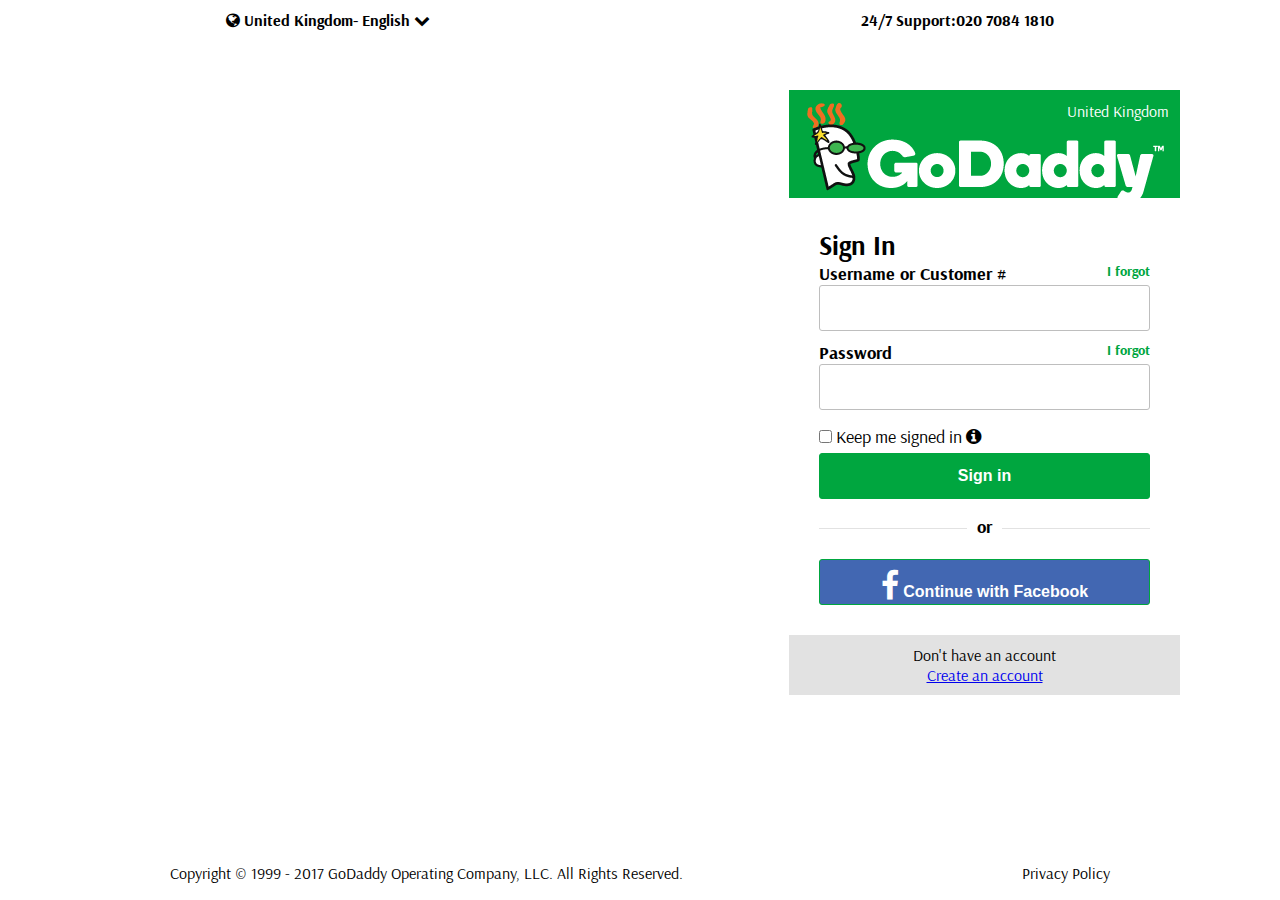
<file: GoDaddy/index.html>
<!DOCTYPE html>
<html>
	<head>
		<meta charset="utf-8">
		<meta name="viewport" content="width=device-width, initial-scale=1.0">
		<link rel="stylesheet" href="style.css" />
		<link href="https://maxcdn.bootstrapcdn.com/font-awesome/4.7.0/css/font-awesome.min.css" rel="stylesheet" integrity="sha384-wvfXpqpZZVQGK6TAh5PVlGOfQNHSoD2xbE+QkPxCAFlNEevoEH3Sl0sibVcOQVnN" crossorigin="anonymous">
		
	</head>
	<body>
		<header class="nav">
			<p><i class="fa fa-globe" aria-hidden="true"></i> United Kingdom- English <i class="fa fa-chevron-down" aria-hidden="true"></i></p>
			<p>24/7 Support:020 7084 1810</p>
		</header>
		
		<div class="body__container">
			<div class="signin__container">
				<div class="header__group">
					<img src="godaddy.png" />
					<p id="logoText">United Kingdom</p>
				</div>
				
				<div class="signin__body">
					<h2>Sign In</h2>
					<p id="username">Username or Customer #
					<span class="forgot">I forgot</span>
					</p>
					
					<input type="text" id="username" class="form-control"/> 
					
					<p id="password">Password <span class="forgot">I forgot</span></p>
					
					<input type="password" id="password" class="form-control"/>
					
					<br/> 
					
					<input type="checkbox"> Keep me signed in
					<i class="fa fa-info-circle" aria-hidden="true"></i> <br>
					
					<input type="button" value="Sign in" class="signin__button">
					
					<h3><span>or</span></h3>
					
					<button type="button" class="fb__button"><i class="fa fa-facebook fa-2x" aria-hidden="true"></i> Continue with Facebook</button>
				</div>
				<footer>
					<p>Don't have an account</p>
					<a href="#">Create an account</a>
				</footer>
			</div>
		</div>
		
		<div class="footer">
			<p>Copyright © 1999 - 2017 GoDaddy Operating Company, LLC. All Rights Reserved.</p>
			<a> Privacy Policy</a>
		</div>
	</body>
</html>
</file>
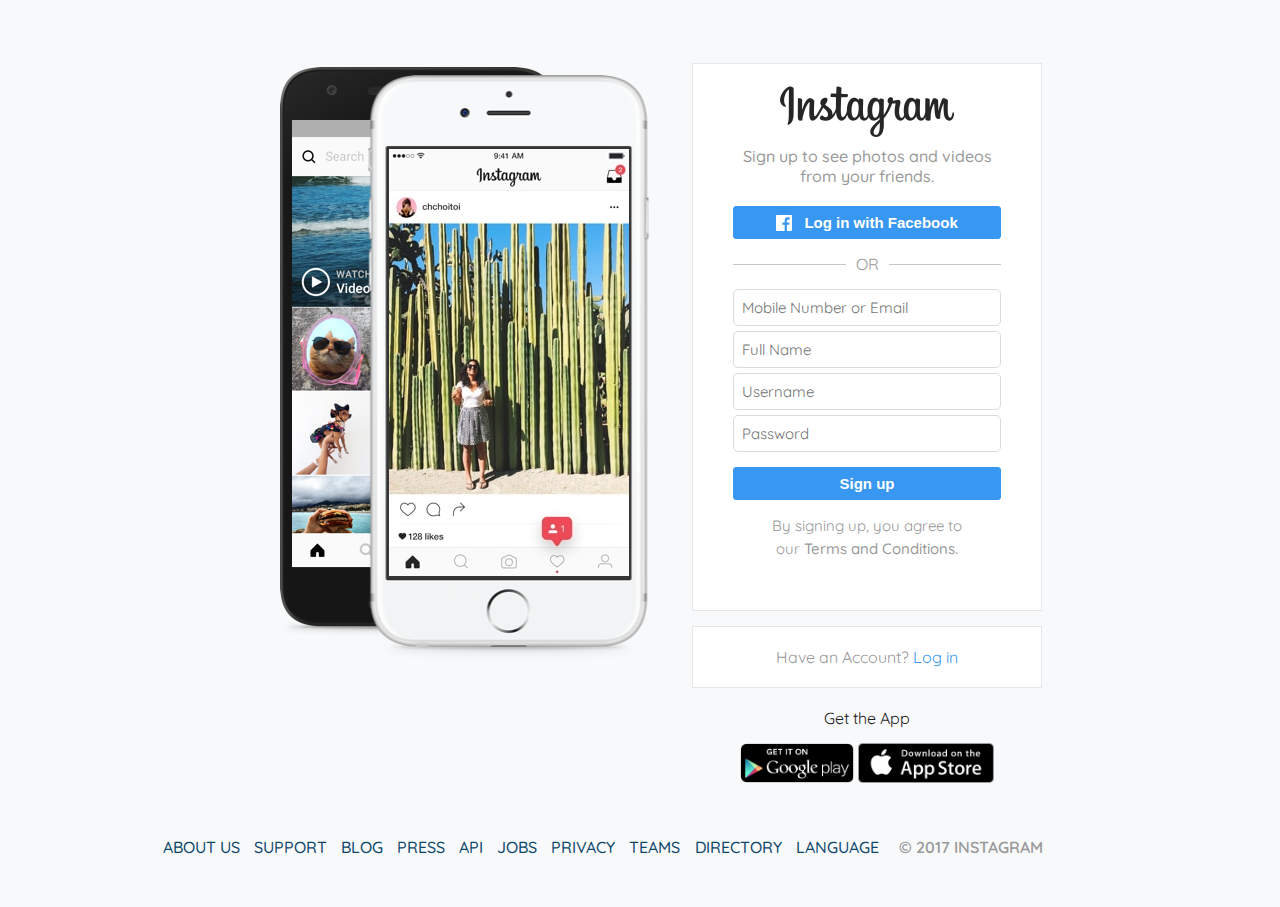
<file: Instagram/index.html>
<!DOCTYPE html>
<html>
	<head>
		<meta charset="utf-8">
		<meta name="viewport" content="width=device-width, initial-scale=1.0">
		<link rel="stylesheet" href="style.css" type="text/css" />
	</head>
	
	<body>
		<div class="container">
			<div class="group">
				<div class="base">
					<div class="photos">
						<img src="photos/1.jpg"/>
						<img src="photos/2.jpg"/>
						<img src="photos/3.jpg"/>
						<img src="photos/4.jpg"/>
						<img src="photos/5.jpg"/>
					</div>
				</div>
				
				<div class="sign-in-container">
					<div class="sign-in">
						<h1 class="logo"></h1>
						<p class="text">Sign up to see photos and videos from your friends.</p>
						<button class="btn"><span class="fb"></span> Log in with Facebook</button>
						
						<div class="divider">
							<div class="line"></div>
							<div class="or">OR</div>
							<div class="line"></div>
						</div>
						
						<div class="form">
							<input type="text" class="field" placeholder="Mobile Number or Email">
							<input type="text" class="field" placeholder="Full Name">
							<input type="text" class="field" placeholder="Username">
							<input type="password" class="field" placeholder="Password">
							<button class="btn">Sign up</button>
						</div>
						<p class="t-c">By signing up, you agree to our <a href="#">Terms and Conditions.</a></p>
					</div>
					<div class="have-account">
						<p>Have an Account? <a href="#">Log in</a></p>
					</div>
					<div class="download">
						<p>Get the App</p>
						<img src="photos/app.png">
						<img src="photos/apple.png">
					</div>
				</div>
			</div>
			
			<div class="nav-div">
				<ul class="nav">
					<li>About Us</li>
					<li>Support</li>
					<li>Blog</li>
					<li>Press</li>
					<li>Api</li>
					<li>Jobs</li>
					<li>Privacy</li>
					<li>Teams</li>
					<li>Directory</li>
					<li>Language</li>
				</ul>
				<p class="copy">&copy; 2017 Instagram</p>
			</div>
		</div>
				
		
		<script src="main.js" type="text/javascript"></script>
	</body>
</html>
</file>
<file: GoDaddy/style.css>
@import url('https://fonts.googleapis.com/css?family=Arsenal:400,700');

* {
	margin: 0;
	padding: 0;
	box-sizing: border-box;
}

html {
	box-sizing: inherit;
	-webkit-font-smoothing: antialiased;
    font-size: 62.5%; /*10px*/
	font-weight: 400;
}

body {
	font-family: 'Arsenal', sans-serif;
	font-size: 1.6rem;
}

.nav {
	background-color: white; 
	display: flex;
	justify-content: space-around;
	padding: 10px;
	font-weight: 700;
}

.body__container {
	height: 90vh;
	background-image: url('https://img1.wsimg.com/auth/v1/static/240/img/en_GB/rebrand-bg-image.jpg');
	background-size: cover;
}

.signin__container {
	display: flex;
	flex-direction: column;
	position: absolute;
	min-width: 25%;
	justify-content: flex-start;
	background-color: rgb(255,255,255);
	margin-top: 50px;
	right: 100px;
}

.header__group {
	background-color: rgb(0, 166, 63);	
	width: 100%;
	height: 12vh;
	text-align: center;
	padding: 10px;
}

#logoText {
	color: rgb(255,255,255);
	z-index: 100;
	position: absolute;
	top: 11px;
	right: 11px;
}

.signin__body {
	padding: 30px;
	font-size: 1.8rem;
}

#username {
	font-weight: 700;
}

#password {
	font-weight: 700;
}
.forgot {
	color: rgb(0, 166, 63);
	float: right;
	font-size: 1.4rem;
}
.form-control {
	width: 100%;
	height: 46px;
	padding: 10px 20px;
	font-size: 1.6rem;
	color: rgb(85, 85, 85);
	vertical-align: middle;
	background-color: white;
	border-radius: 3px;
	border: 1px solid rgb(190, 190, 190);
	margin-bottom: 10px;
}
input[type='checkbox'] {
	margin: 10px 0px;
}
.signin__button {
	width: 100%;
	height: 46px;
	padding: 10px 20px;
	font-size: 1.6rem;
	font-weight: 700;
	color: rgb(255,255,255);
	vertical-align: middle;
	background-color: rgb(0, 166, 63);
	border-radius: 3px;
	border: 1px solid rgb(0, 166, 63);
}
.signin__button:hover {
	cursor: pointer;
	background-color: #0dc352;
}

h3 {
	width: 100%;
	height: 20px;
	border-bottom: 1px solid #e2e2e2;
	text-align: center;
	font-size: 1.8rem;
	margin: 10px 0px;
}

h3 span {
	padding: 0 10px;
	line-height: 35px;
	background-color: rgba(255, 255, 255, 1);
}

.fb__button {
	width: 100%;
	height: 46px;
	padding: 10px 20px;
	font-size: 1.6rem;
	font-weight: 700;
	color: rgb(255,255,255);
	background-color: rgb(66, 103, 178);
	border-radius: 3px;
	border: 1px solid rgb(0, 166, 63);
	margin-top: 20px;
}

footer {
	width: 100%;
	padding: 10px;
	text-align: center;
	background-color: #e2e2e2;
}

.footer {
	display: flex;
	justify-content: space-around;
	height: 5vh;
	align-items: center;
}

@media only screen and (max-width: 425px) {
	.signin__container {
/*		left: 2px;*/
		right: 2px;
	}
}
</file>
<file: Instagram/style.css>
@import url('https://fonts.googleapis.com/css?family=Quicksand:400,500');

* {
	box-sizing: border-box;
	padding: 0;
	margin: 0;
}

html {
	font-family: 'Quicksand', sans-serif; 
	background-color: #f8f9fa;
	font-size: 10px;
}

.container {
	width: 74.6%;
	margin: 5rem auto;
}

.base {
	background-image: url(photos/base.png);
	background-size: 454px 618px;
	height: 618px;
	background-repeat: no-repeat;
	flex-basis: 454px;
}

.photos {
	position: relative;
	margin: 99px 0 0 151px;
	display: flex;
}

.photos:hover {
	filter: grayscale(1);
}

.photos img {
	position: absolute;
	left: 0;
	right: 0;
	visibility: hidden;
	opacity: 0.5;
	filter: blur(1px);
	-webkit-filter: blur(1px);
	-moz-filter: blur(1px);
	-ms-filter: blur(1px);
}

img.show {
	visibility: visible;
	opacity: 1;
	transition: all 1.5s ease-in;
	z-index: 2;
	filter: blur(0);
	-webkit-filter: blur(0);
	-moz-filter: blur(0);
	-ms-filter: blur(0);
}

.group {
	display: flex;
	justify-content: center;
}

@media only screen and (max-width: 980px) {
	.base{
		display: none;
	}
}
.sign-in-container {
	max-width: 350px;
	margin-top:13px;
	color: rgb(153, 153, 153);
}

.sign-in {
	background-color: #ffffff;
	border: 1px solid rgb(230, 230, 230);
	padding: 0 40px;
}

.logo {
	background-image: url(photos/logo.png);
	width: 175px;
	height: 51px;
	background-size: 352px 311px;
	margin: 22px auto 9px;
}

.text {
	font-weight: 500;
	text-align: center;
	margin: 0 0 20px 0;
	font-size: 1.6rem;
}

.btn {
	background-color: rgb(56, 151, 240);
	color: rgb(255,255,255);
	font-size: 1.5rem;
	font-weight: 600;
	line-height: 25px;
	padding: 3px 11px;
	cursor: pointer;
	border-radius: 3px;
	border: 1px solid rgb(56, 151, 240);
	width: 100%;
	margin-bottom: 15px;
}

.fb {
	background-image: url(photos/logo.png);
	background-size: 352px 311px;
	background-position: -149px -273px;
	width: 16px;
	height: 16px;
	display: inline-block;
	margin-right: 8px;
	color: white;
	position: relative;
	top: 3px;
}

.divider {
	display: flex;
	flex-direction: row;
	width: 100%;
}

.line {
	background: rgb(199, 199, 199);
	height: 1px;
	position: relative;
	flex-grow: 1;
	top: 10px;
}

.or {
	padding: 0 10px;
	font-size: 1.6rem;
	margin-bottom: 15px;
}

.form {
	width: 100%;
}

.field {
	width: 100%;
	margin-bottom: 5px;
	padding: 9px 8px;
	font-size: 1.5rem;
	border-radius: 5px;
	border: 1px solid rgb(219, 219, 219);
	
}

.form button:last-child {
	margin-top: 10px;
	margin-bottom: 15px;
}

.t-c {
	font-size: 1.5rem;
	text-align: center;
	line-height: 22.5px;
	width: 80%;
	margin: 0 auto 50px auto;
	
}

.t-c  a {
	font-weight: 500;
	text-decoration: none;
	color: inherit;
}

.have-account {
	background-color: #fff;
	text-align: center;
	font-size: 1.6rem;
	padding: 20px;
	border: 1px solid rgb(230, 230, 230);
	margin: 15px 0 20px 0;
}

.have-account p a {
	text-decoration: none;
	color: rgb(56, 151, 240);
}

.download {
	text-align: center;
	font-size: 1.6rem;
	margin-bottom: 50px;
}

.download p {
	margin-bottom: 15px;
	color: #1c1c1c;
}

.download img {
	height: 40px;
}

.copy {
	font-size: 1.6rem;
	text-transform: uppercase;
	color: rgb(153, 153, 153);
	font-weight: 600;
	margin-left: 20px;
}

.nav {
	display: flex;
	list-style: none;
	width: 75%;
	font-size: 1.6rem;
	justify-content: space-between;
	text-transform: uppercase;
	font-weight: 500;
	color: rgb(12, 70, 106);
	flex-flow: row wrap;
}

.nav-div {
	display: flex;
}

::-webkit-input-placeholder {
	font-family: 'Quicksand', sans-serif; 
}

::moz-placeholder {
	font-family: 'Quicksand', sans-serif; 
}

::ms-input-placeholder {
	font-family: 'Quicksand', sans-serif; 
}
</file>
